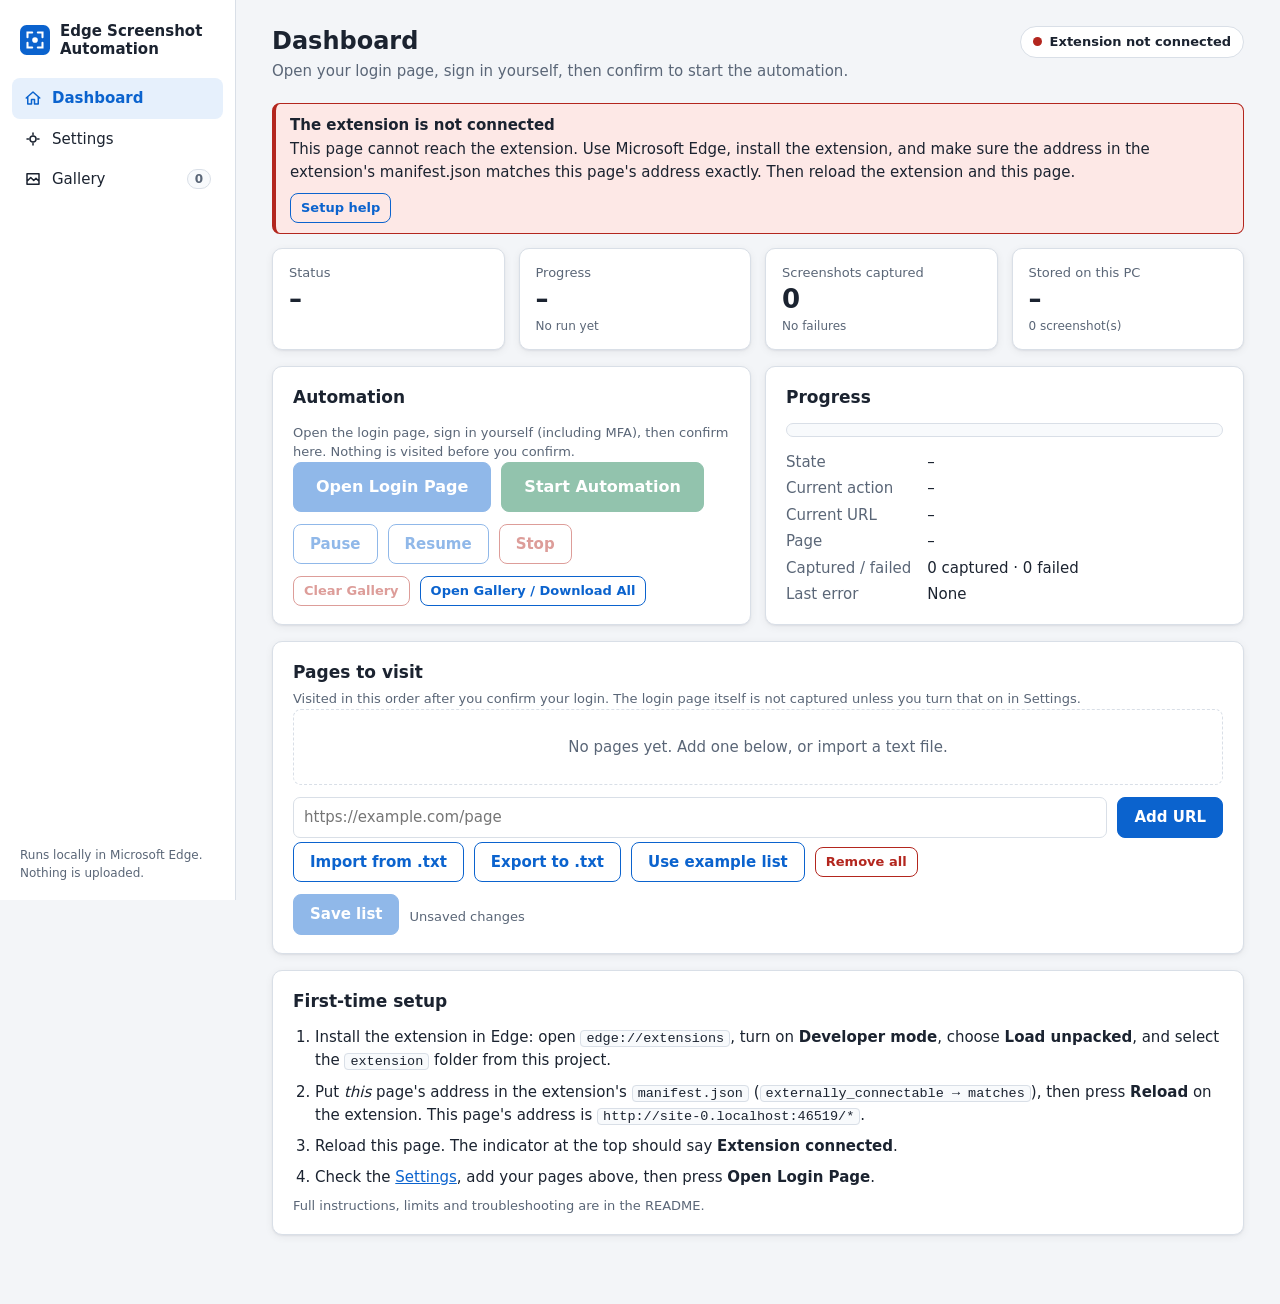
<file: index.html>
<!doctype html>
<html lang="en">
<head>
  <meta charset="utf-8">
  <meta name="viewport" content="width=device-width, initial-scale=1">
  <meta name="color-scheme" content="light dark">
  <meta name="referrer" content="no-referrer">
  <meta http-equiv="Content-Security-Policy" content="default-src 'none'; script-src 'self'; style-src 'self'; img-src 'self' data: blob:; connect-src 'self'; base-uri 'none'; form-action 'none'">
  <title>Dashboard - Edge Screenshot Automation</title>
  <link rel="icon" type="image/svg+xml" href="data:image/svg+xml,<svg xmlns='http://www.w3.org/2000/svg' viewBox='0 0 32 32'><rect width='32' height='32' rx='7' fill='%230b63ce'/><path d='M8 13V8h5M24 13V8h-5M8 19v5h5M24 19v5h-5' stroke='white' stroke-width='2.2' fill='none' stroke-linecap='round'/><circle cx='16' cy='16' r='3' fill='white'/></svg>">
  <link rel="stylesheet" href="css/styles.css">
</head>
<body>
<div id="root">
  <div id="login-slot"></div>

  <section class="grid cards-4" aria-label="Summary">
    <div class="card stat"><div class="label">Status</div><div class="value" id="s-state">–</div><div class="sub" id="s-action"></div></div>
    <div class="card stat"><div class="label">Progress</div><div class="value" id="s-progress">–</div><div class="sub" id="s-pages"></div></div>
    <div class="card stat"><div class="label">Screenshots captured</div><div class="value" id="s-captured">0</div><div class="sub" id="s-failed"></div></div>
    <div class="card stat"><div class="label">Stored on this PC</div><div class="value" id="s-store">–</div><div class="sub" id="s-store-sub"></div></div>
  </section>

  <div class="grid cols-2">
    <section class="card" aria-labelledby="h-control">
      <h2 id="h-control">Automation</h2>
      <p class="hint" id="control-hint">Open the login page, sign in yourself (including MFA), then confirm here. Nothing is visited before you confirm.</p>
      <div class="row mb-12">
        <button type="button" id="b-open" class="big">Open Login Page</button>
        <button type="button" id="b-start" class="ok big">Start Automation</button>
      </div>
      <div class="row">
        <button type="button" id="b-pause" class="secondary">Pause</button>
        <button type="button" id="b-resume" class="secondary">Resume</button>
        <button type="button" id="b-stop" class="danger">Stop</button>
      </div>
      <div class="row mt-12">
        <button type="button" id="b-clear" class="danger small">Clear Gallery</button>
        <a class="btn secondary small" href="gallery.html">Open Gallery / Download All</a>
      </div>
    </section>

    <section class="card" aria-labelledby="h-progress">
      <h2 id="h-progress">Progress</h2>
      <div class="progress" id="bar" role="progressbar" aria-valuemin="0" aria-valuemax="100" aria-valuenow="0" aria-label="Automation progress"><div></div></div>
      <dl class="facts">
        <dt>State</dt><dd id="f-state">–</dd>
        <dt>Current action</dt><dd id="f-action">–</dd>
        <dt>Current URL</dt><dd id="f-url">–</dd>
        <dt>Page</dt><dd id="f-page">–</dd>
        <dt>Captured / failed</dt><dd id="f-counts">–</dd>
        <dt>Last error</dt><dd id="f-error">–</dd>
      </dl>
      <div id="warnings"></div>
    </section>
  </div>

  <section class="card" aria-labelledby="h-urls">
    <div class="row spread"><h2 id="h-urls" class="m-0">Pages to visit</h2><span class="hint" id="url-count"></span></div>
    <p class="hint">Visited in this order after you confirm your login. The login page itself is not captured unless you turn that on in Settings.</p>
    <ol class="url-list" id="url-list" aria-label="URLs to visit"></ol>
    <div class="empty" id="url-empty" hidden>No pages yet. Add one below, or import a text file.</div>
    <div class="row mt-12">
      <input type="url" id="url-new" placeholder="https://example.com/page" aria-label="New URL" class="grow-input">
      <button type="button" id="url-add">Add URL</button>
    </div>
    <p class="error-text" id="url-error" role="alert"></p>
    <div class="row">
      <button type="button" class="secondary" id="url-import">Import from .txt</button>
      <button type="button" class="secondary" id="url-export">Export to .txt</button>
      <button type="button" class="secondary" id="url-example">Use example list</button>
      <button type="button" class="danger small" id="url-clear">Remove all</button>
      <input type="file" id="url-file" accept=".txt,text/plain" aria-label="Choose a .txt file of URLs to import" hidden>
    </div>
    <div class="row mt-12"><button type="button" id="url-save">Save list</button><span class="hint" id="url-dirty"></span></div>
  </section>

  <section class="card" id="setup" aria-labelledby="h-setup">
    <h2 id="h-setup">First-time setup</h2>
    <ol class="steps">
      <li>Install the extension in Edge: open <code>edge://extensions</code>, turn on <strong>Developer mode</strong>, choose <strong>Load unpacked</strong>, and select the <code>extension</code> folder from this project.</li>
      <li>Put <em>this</em> page's address in the extension's <code>manifest.json</code> (<code>externally_connectable → matches</code>), then press <strong>Reload</strong> on the extension. This page's address is <code id="self-addr"></code>.</li>
      <li>Reload this page. The indicator at the top should say <strong>Extension connected</strong>.</li>
      <li>Check the <a href="settings.html">Settings</a>, add your pages above, then press <strong>Open Login Page</strong>.</li>
    </ol>
    <p class="hint">Full instructions, limits and troubleshooting are in the README.</p>
  </section>
</div>
<script type="module" src="js/index.js"></script>
</body>
</html>
</file>
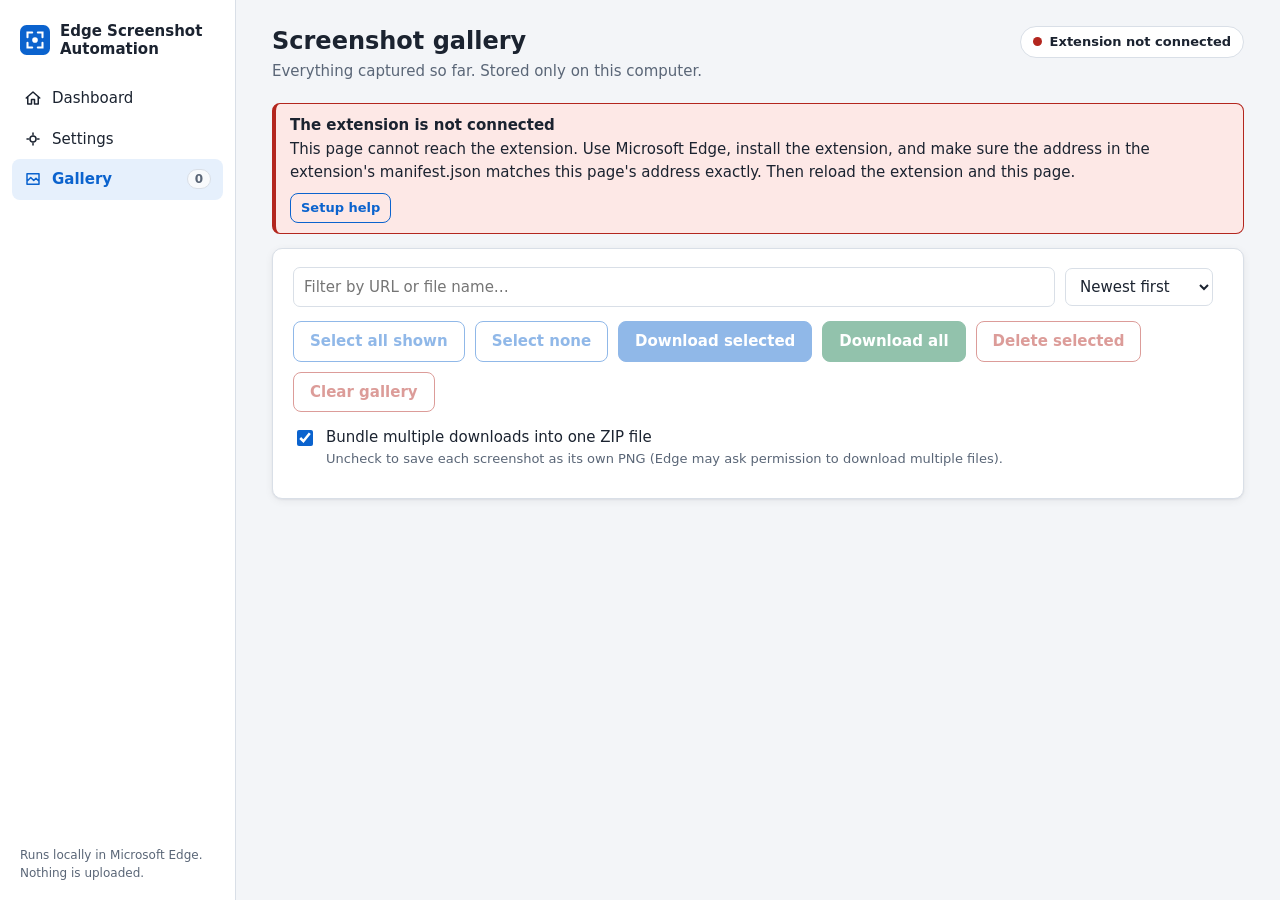
<file: gallery.html>
<!doctype html>
<html lang="en">
<head>
  <meta charset="utf-8">
  <meta name="viewport" content="width=device-width, initial-scale=1">
  <meta name="color-scheme" content="light dark">
  <meta name="referrer" content="no-referrer">
  <meta http-equiv="Content-Security-Policy" content="default-src 'none'; script-src 'self'; style-src 'self'; img-src 'self' data: blob:; connect-src 'self'; base-uri 'none'; form-action 'none'">
  <title>Gallery - Edge Screenshot Automation</title>
  <link rel="icon" type="image/svg+xml" href="data:image/svg+xml,<svg xmlns='http://www.w3.org/2000/svg' viewBox='0 0 32 32'><rect width='32' height='32' rx='7' fill='%230b63ce'/><path d='M8 13V8h5M24 13V8h-5M8 19v5h5M24 19v5h-5' stroke='white' stroke-width='2.2' fill='none' stroke-linecap='round'/><circle cx='16' cy='16' r='3' fill='white'/></svg>">
  <link rel="stylesheet" href="css/styles.css">
</head>
<body>
<div id="root">
  <section class="card" aria-label="Gallery tools">
    <div class="toolbar">
      <div class="grow"><label class="sr-only" for="filter">Filter by URL or file name</label><input type="text" id="filter" placeholder="Filter by URL or file name…" autocomplete="off"></div>
      <div><label class="sr-only" for="sort">Sort</label>
        <select id="sort"><option value="new">Newest first</option><option value="old">Oldest first</option><option value="name">File name A–Z</option><option value="order">Run order</option></select></div>
      <span class="hint" id="count" role="status"></span>
    </div>
    <div class="toolbar">
      <button type="button" class="secondary" id="sel-all">Select all shown</button>
      <button type="button" class="secondary" id="sel-none">Select none</button>
      <button type="button" id="dl-sel">Download selected</button>
      <button type="button" id="dl-all" class="ok">Download all</button>
      <button type="button" class="danger" id="del-sel">Delete selected</button>
      <button type="button" class="danger" id="del-all">Clear gallery</button>
    </div>
    <div class="row mb-12"><div class="check m-0"><input type="checkbox" id="as-zip" checked><div><label for="as-zip">Bundle multiple downloads into one ZIP file</label><p class="hint">Uncheck to save each screenshot as its own PNG (Edge may ask permission to download multiple files).</p></div></div></div>
    <div id="dl-progress" hidden>
      <div class="progress" role="progressbar" aria-valuemin="0" aria-valuemax="100" aria-valuenow="0" aria-label="Download progress"><div></div></div>
      <p class="hint" id="dl-text" role="status"></p>
    </div>
    <div id="dl-errors"></div>
  </section>

  <div id="grid" class="shots" aria-live="polite"></div>
  <div class="empty" id="empty" hidden>No screenshots yet. Run the automation from the <a href="index.html">Dashboard</a>, and they appear here.</div>
  <p class="hint" id="storage-note"></p>

  <dialog id="viewer" aria-labelledby="v-title">
    <div class="dlg-head"><strong id="v-title"></strong>
      <div class="row"><button type="button" class="secondary small" id="v-prev" aria-label="Previous screenshot">←</button><button type="button" class="secondary small" id="v-next" aria-label="Next screenshot">→</button><button type="button" class="small" id="v-dl">Download</button><button type="button" class="secondary small" id="v-close">Close</button></div></div>
    <div class="dlg-body"><img id="v-img" alt=""></div>
    <div class="dlg-foot" id="v-foot"></div>
  </dialog>
</div>
<script type="module" src="js/gallery.js"></script>
</body>
</html>
</file>
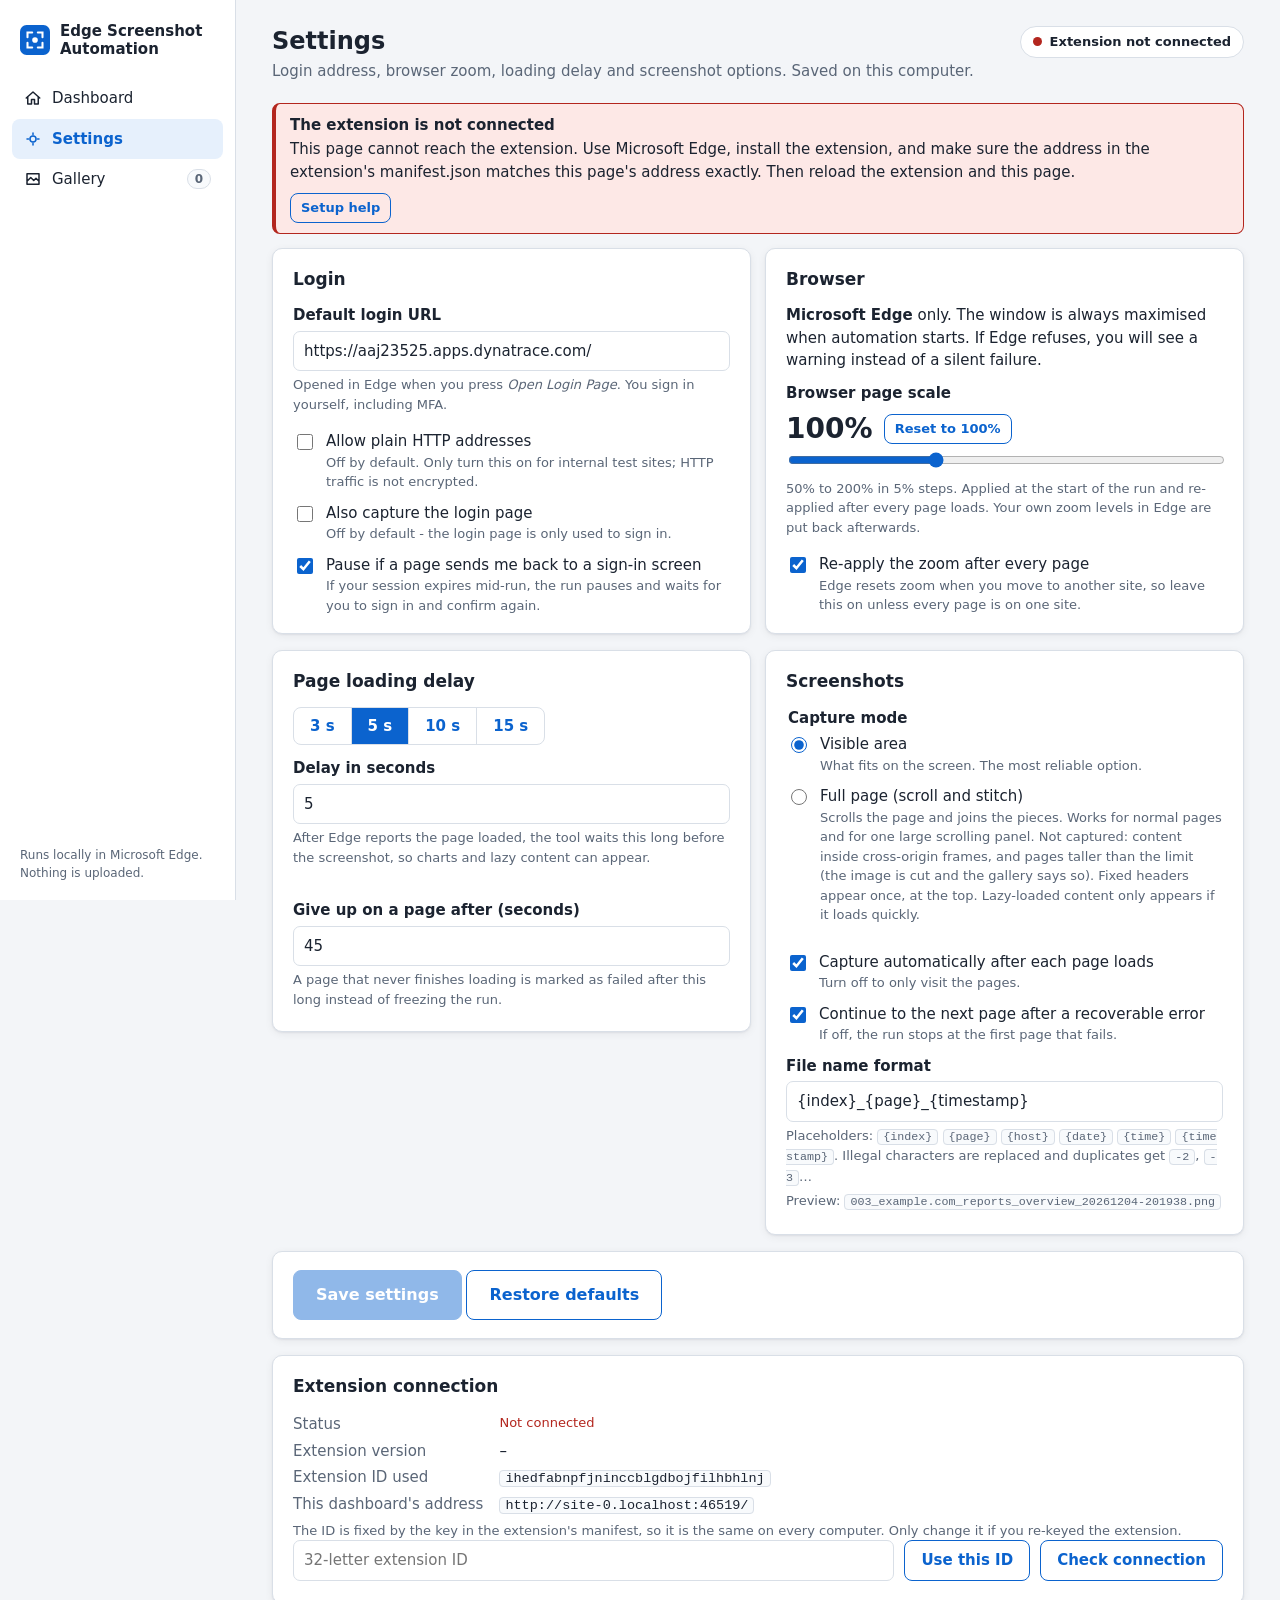
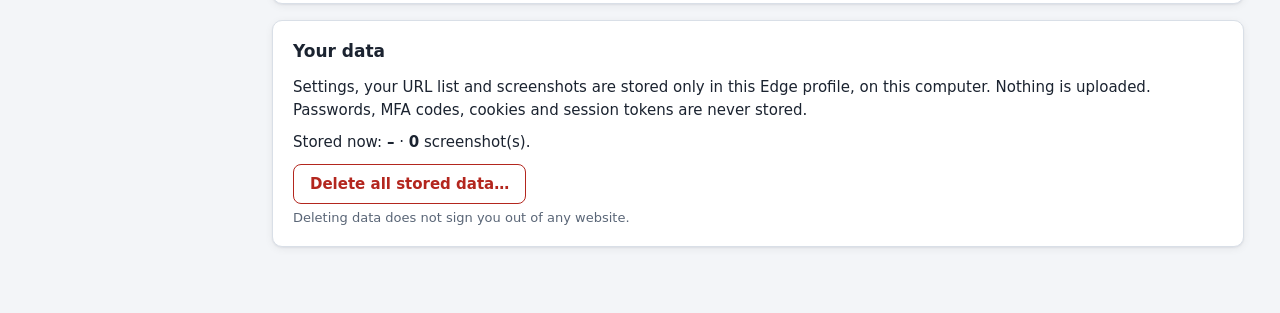
<file: settings.html>
<!doctype html>
<html lang="en">
<head>
  <meta charset="utf-8">
  <meta name="viewport" content="width=device-width, initial-scale=1">
  <meta name="color-scheme" content="light dark">
  <meta name="referrer" content="no-referrer">
  <meta http-equiv="Content-Security-Policy" content="default-src 'none'; script-src 'self'; style-src 'self'; img-src 'self' data: blob:; connect-src 'self'; base-uri 'none'; form-action 'none'">
  <title>Settings - Edge Screenshot Automation</title>
  <link rel="icon" type="image/svg+xml" href="data:image/svg+xml,<svg xmlns='http://www.w3.org/2000/svg' viewBox='0 0 32 32'><rect width='32' height='32' rx='7' fill='%230b63ce'/><path d='M8 13V8h5M24 13V8h-5M8 19v5h5M24 19v5h-5' stroke='white' stroke-width='2.2' fill='none' stroke-linecap='round'/><circle cx='16' cy='16' r='3' fill='white'/></svg>">
  <link rel="stylesheet" href="css/styles.css">
</head>
<body>
<div id="root">
  <form id="form" novalidate>
    <div class="grid cols-2">
      <section class="card" aria-labelledby="h-login">
        <h2 id="h-login">Login</h2>
        <div class="field">
          <label for="loginUrl">Default login URL</label>
          <input type="url" id="loginUrl" name="loginUrl" autocomplete="off" spellcheck="false" aria-describedby="loginUrl-hint loginUrl-err">
          <p class="hint" id="loginUrl-hint">Opened in Edge when you press <em>Open Login Page</em>. You sign in yourself, including MFA.</p>
          <p class="error-text" id="loginUrl-err" role="alert"></p>
        </div>
        <div class="check">
          <input type="checkbox" id="allowHttp" name="allowHttp" aria-describedby="allowHttp-hint">
          <div><label for="allowHttp">Allow plain HTTP addresses</label><p class="hint" id="allowHttp-hint">Off by default. Only turn this on for internal test sites; HTTP traffic is not encrypted.</p></div>
        </div>
        <div class="check">
          <input type="checkbox" id="includeLoginPage" name="includeLoginPage">
          <div><label for="includeLoginPage">Also capture the login page</label><p class="hint">Off by default - the login page is only used to sign in.</p></div>
        </div>
        <div class="check">
          <input type="checkbox" id="detectSessionExpiry" name="detectSessionExpiry">
          <div><label for="detectSessionExpiry">Pause if a page sends me back to a sign-in screen</label><p class="hint">If your session expires mid-run, the run pauses and waits for you to sign in and confirm again.</p></div>
        </div>
      </section>

      <section class="card" aria-labelledby="h-browser">
        <h2 id="h-browser">Browser</h2>
        <p><strong>Microsoft Edge</strong> only. The window is always maximised when automation starts. If Edge refuses, you will see a warning instead of a silent failure.</p>
        <div class="field">
          <label for="zoomPercent">Browser page scale</label>
          <div class="row"><span class="zoom-readout" id="zoom-readout" aria-live="polite">100%</span><button type="button" class="secondary small" id="zoom-reset">Reset to 100%</button></div>
          <input type="range" id="zoomPercent" name="zoomPercent" min="50" max="200" step="5" aria-describedby="zoom-hint" aria-valuetext="100 percent">
          <p class="hint" id="zoom-hint">50% to 200% in 5% steps. Applied at the start of the run and re-applied after every page loads. Your own zoom levels in Edge are put back afterwards.</p>
          <p class="error-text" id="zoomPercent-err" role="alert"></p>
        </div>
        <div class="check">
          <input type="checkbox" id="reapplyZoomEachPage" name="reapplyZoomEachPage">
          <div><label for="reapplyZoomEachPage">Re-apply the zoom after every page</label><p class="hint">Edge resets zoom when you move to another site, so leave this on unless every page is on one site.</p></div>
        </div>
      </section>
    </div>

    <div class="grid cols-2">
      <section class="card" aria-labelledby="h-delay">
        <h2 id="h-delay">Page loading delay</h2>
        <fieldset>
          <legend class="sr-only">Delay after a page loads</legend>
          <div class="seg" role="group" aria-label="Delay presets" id="delay-presets"></div>
          <div class="field mt-12">
            <label for="pageDelaySeconds">Delay in seconds</label>
            <input type="number" id="pageDelaySeconds" name="pageDelaySeconds" min="1" max="120" step="1" inputmode="numeric" aria-describedby="delay-hint pageDelaySeconds-err">
            <p class="hint" id="delay-hint">After Edge reports the page loaded, the tool waits this long before the screenshot, so charts and lazy content can appear.</p>
            <p class="error-text" id="pageDelaySeconds-err" role="alert"></p>
          </div>
        </fieldset>
        <div class="field">
          <label for="navigationTimeoutSeconds">Give up on a page after (seconds)</label>
          <input type="number" id="navigationTimeoutSeconds" name="navigationTimeoutSeconds" min="10" max="180" step="1" inputmode="numeric" aria-describedby="nav-hint navigationTimeoutSeconds-err">
          <p class="hint" id="nav-hint">A page that never finishes loading is marked as failed after this long instead of freezing the run.</p>
          <p class="error-text" id="navigationTimeoutSeconds-err" role="alert"></p>
        </div>
      </section>

      <section class="card" aria-labelledby="h-shot">
        <h2 id="h-shot">Screenshots</h2>
        <fieldset>
          <legend>Capture mode</legend>
          <div class="check"><input type="radio" id="mode-visible" name="captureMode" value="visible"><div><label for="mode-visible">Visible area</label><p class="hint">What fits on the screen. The most reliable option.</p></div></div>
          <div class="check"><input type="radio" id="mode-full" name="captureMode" value="full"><div><label for="mode-full">Full page (scroll and stitch)</label><p class="hint">Scrolls the page and joins the pieces. Works for normal pages and for one large scrolling panel. Not captured: content inside cross-origin frames, and pages taller than the limit (the image is cut and the gallery says so). Fixed headers appear once, at the top. Lazy-loaded content only appears if it loads quickly.</p></div></div>
        </fieldset>
        <div class="check">
          <input type="checkbox" id="autoCapture" name="autoCapture">
          <div><label for="autoCapture">Capture automatically after each page loads</label><p class="hint">Turn off to only visit the pages.</p></div>
        </div>
        <div class="check">
          <input type="checkbox" id="continueOnError" name="continueOnError">
          <div><label for="continueOnError">Continue to the next page after a recoverable error</label><p class="hint">If off, the run stops at the first page that fails.</p></div>
        </div>
        <div class="field">
          <label for="filenameFormat">File name format</label>
          <input type="text" id="filenameFormat" name="filenameFormat" autocomplete="off" spellcheck="false" aria-describedby="fn-hint filenameFormat-err">
          <p class="hint" id="fn-hint">Placeholders: <code>{index}</code> <code>{page}</code> <code>{host}</code> <code>{date}</code> <code>{time}</code> <code>{timestamp}</code>. Illegal characters are replaced and duplicates get <code>-2</code>, <code>-3</code>…</p>
          <p class="hint">Preview: <code id="fn-preview">–</code></p>
          <p class="error-text" id="filenameFormat-err" role="alert"></p>
        </div>
      </section>
    </div>

    <div class="card row spread">
      <div><button type="submit" class="big" id="save">Save settings</button> <button type="button" class="secondary big" id="defaults">Restore defaults</button></div>
      <span class="hint" id="save-state" role="status"></span>
    </div>
  </form>

  <section class="card" aria-labelledby="h-ext">
    <h2 id="h-ext">Extension connection</h2>
    <dl class="facts">
      <dt>Status</dt><dd id="x-status">–</dd>
      <dt>Extension version</dt><dd id="x-version">–</dd>
      <dt>Extension ID used</dt><dd><code id="x-id"></code></dd>
      <dt>This dashboard's address</dt><dd><code id="x-self"></code></dd>
    </dl>
    <p class="hint">The ID is fixed by the key in the extension's manifest, so it is the same on every computer. Only change it if you re-keyed the extension.</p>
    <div class="row">
      <input type="text" id="x-newid" placeholder="32-letter extension ID" aria-label="Extension ID" class="grow-input" autocomplete="off" spellcheck="false">
      <button type="button" class="secondary" id="x-setid">Use this ID</button>
      <button type="button" class="secondary" id="x-recheck">Check connection</button>
    </div>
    <p class="error-text" id="x-err" role="alert"></p>
  </section>

  <section class="card" aria-labelledby="h-data">
    <h2 id="h-data">Your data</h2>
    <p>Settings, your URL list and screenshots are stored only in this Edge profile, on this computer. Nothing is uploaded. Passwords, MFA codes, cookies and session tokens are never stored.</p>
    <p>Stored now: <strong id="d-usage">–</strong> · <strong id="d-count">0</strong> screenshot(s).</p>
    <button type="button" class="danger" id="d-clear">Delete all stored data…</button>
    <p class="hint">Deleting data does not sign you out of any website.</p>
  </section>
</div>
<script type="module" src="js/settings.js"></script>
</body>
</html>
</file>
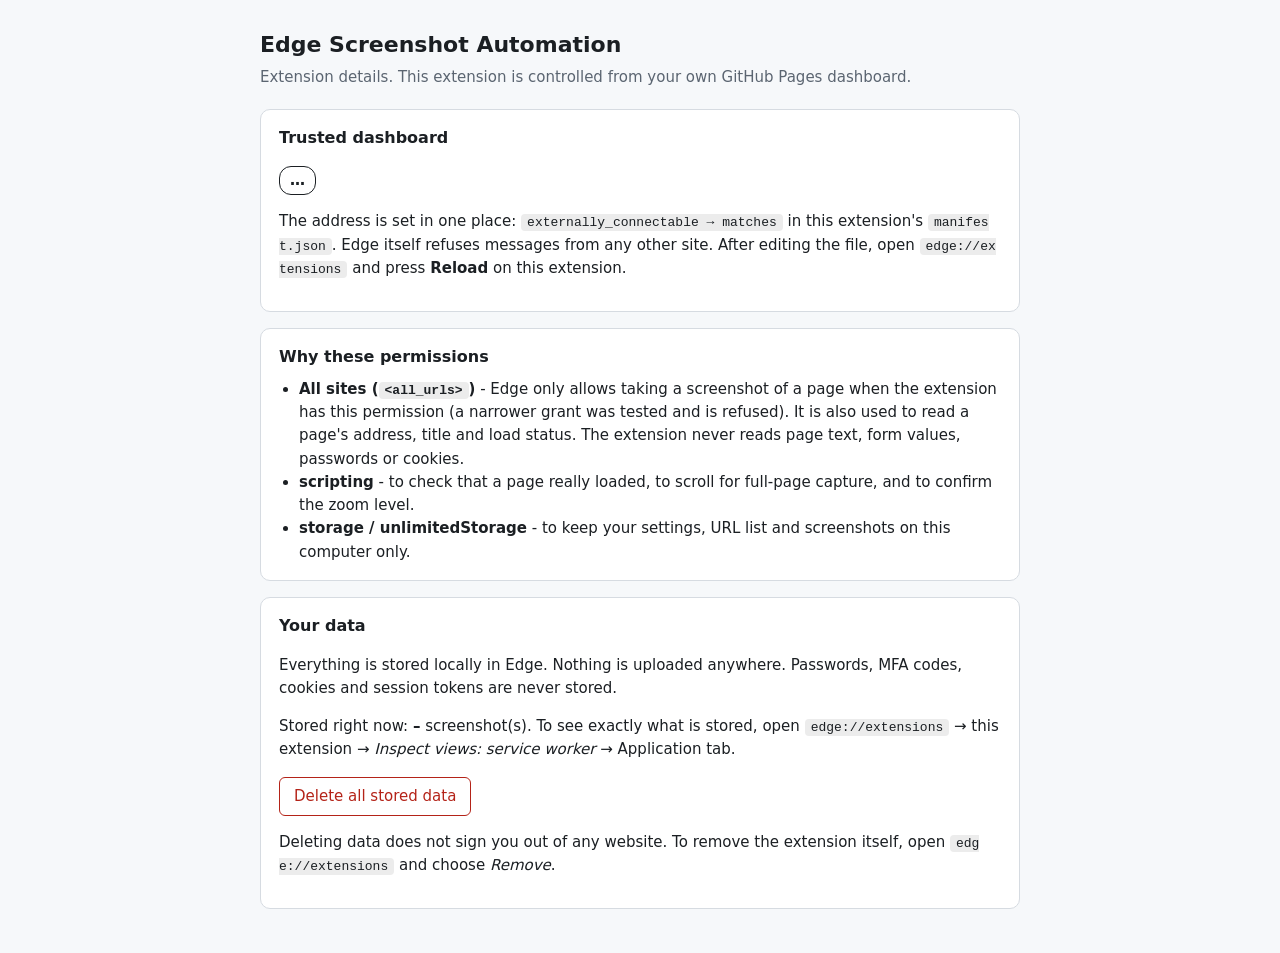
<file: extension/options.html>
<!doctype html>
<html lang="en">
<head>
  <meta charset="utf-8">
  <meta name="viewport" content="width=device-width, initial-scale=1">
  <title>Edge Screenshot Automation - Extension details</title>
  <style>
    :root { color-scheme: light dark; --bg:#f6f8fa; --card:#fff; --fg:#1b1f23; --muted:#5b6571; --line:#d6dbe1; --accent:#0e6edc; --ok:#12794a; --warn:#9a6700; --bad:#b42318; }
    @media (prefers-color-scheme: dark) { :root { --bg:#14181d; --card:#1f2329; --fg:#e8ecf1; --muted:#a3adba; --line:#394150; --accent:#5aa2ff; --ok:#4cc38a; --warn:#e3b341; --bad:#ff7b72; } }
    * { box-sizing: border-box; }
    body { margin:0; padding:28px 16px; background:var(--bg); color:var(--fg); font:15px/1.55 "Segoe UI", system-ui, sans-serif; }
    main { max-width:760px; margin:0 auto; }
    h1 { font-size:22px; margin:0 0 4px; }
    h2 { font-size:16px; margin:0 0 8px; }
    .lead { color:var(--muted); margin:0 0 20px; }
    section { background:var(--card); border:1px solid var(--line); border-radius:10px; padding:16px 18px; margin:0 0 16px; }
    code { background:rgba(127,127,127,.15); padding:1px 6px; border-radius:4px; font-family:Consolas, monospace; font-size:13px; word-break:break-all; }
    .status { display:inline-block; font-weight:600; padding:2px 10px; border-radius:12px; border:1px solid currentColor; }
    .ok { color:var(--ok); } .warn { color:var(--warn); } .bad { color:var(--bad); }
    ul { margin:6px 0 0; padding-left:20px; }
    button { padding:7px 14px; border-radius:6px; border:1px solid var(--accent); background:var(--accent); color:#fff; font:inherit; cursor:pointer; }
    button.danger { background:transparent; color:var(--bad); border-color:var(--bad); }
    button:focus-visible, a:focus-visible { outline:3px solid var(--warn); outline-offset:2px; }
    a { color:var(--accent); }
  </style>
</head>
<body>
<main>
  <h1>Edge Screenshot Automation</h1>
  <p class="lead">Extension details. This extension is controlled from your own GitHub Pages dashboard.</p>

  <section aria-labelledby="h-dash">
    <h2 id="h-dash">Trusted dashboard</h2>
    <p><span id="trust-status" class="status">…</span></p>
    <p id="trust-detail"></p>
    <p>The address is set in one place: <code>externally_connectable → matches</code> in this extension's <code>manifest.json</code>. Edge itself refuses messages from any other site. After editing the file, open <code>edge://extensions</code> and press <strong>Reload</strong> on this extension.</p>
  </section>

  <section aria-labelledby="h-perm">
    <h2 id="h-perm">Why these permissions</h2>
    <ul>
      <li><strong>All sites (<code>&lt;all_urls&gt;</code>)</strong> - Edge only allows taking a screenshot of a page when the extension has this permission (a narrower grant was tested and is refused). It is also used to read a page's address, title and load status. The extension never reads page text, form values, passwords or cookies.</li>
      <li><strong>scripting</strong> - to check that a page really loaded, to scroll for full-page capture, and to confirm the zoom level.</li>
      <li><strong>storage / unlimitedStorage</strong> - to keep your settings, URL list and screenshots on this computer only.</li>
    </ul>
  </section>

  <section aria-labelledby="h-data">
    <h2 id="h-data">Your data</h2>
    <p>Everything is stored locally in Edge. Nothing is uploaded anywhere. Passwords, MFA codes, cookies and session tokens are never stored.</p>
    <p>Stored right now: <strong id="count">–</strong> screenshot(s). To see exactly what is stored, open <code>edge://extensions</code> → this extension → <em>Inspect views: service worker</em> → Application tab.</p>
    <p><button type="button" id="clear" class="danger">Delete all stored data</button> <span id="clear-msg" role="status"></span></p>
    <p>Deleting data does not sign you out of any website. To remove the extension itself, open <code>edge://extensions</code> and choose <em>Remove</em>.</p>
  </section>
</main>
<script src="options.js" type="module"></script>
</body>
</html>
</file>
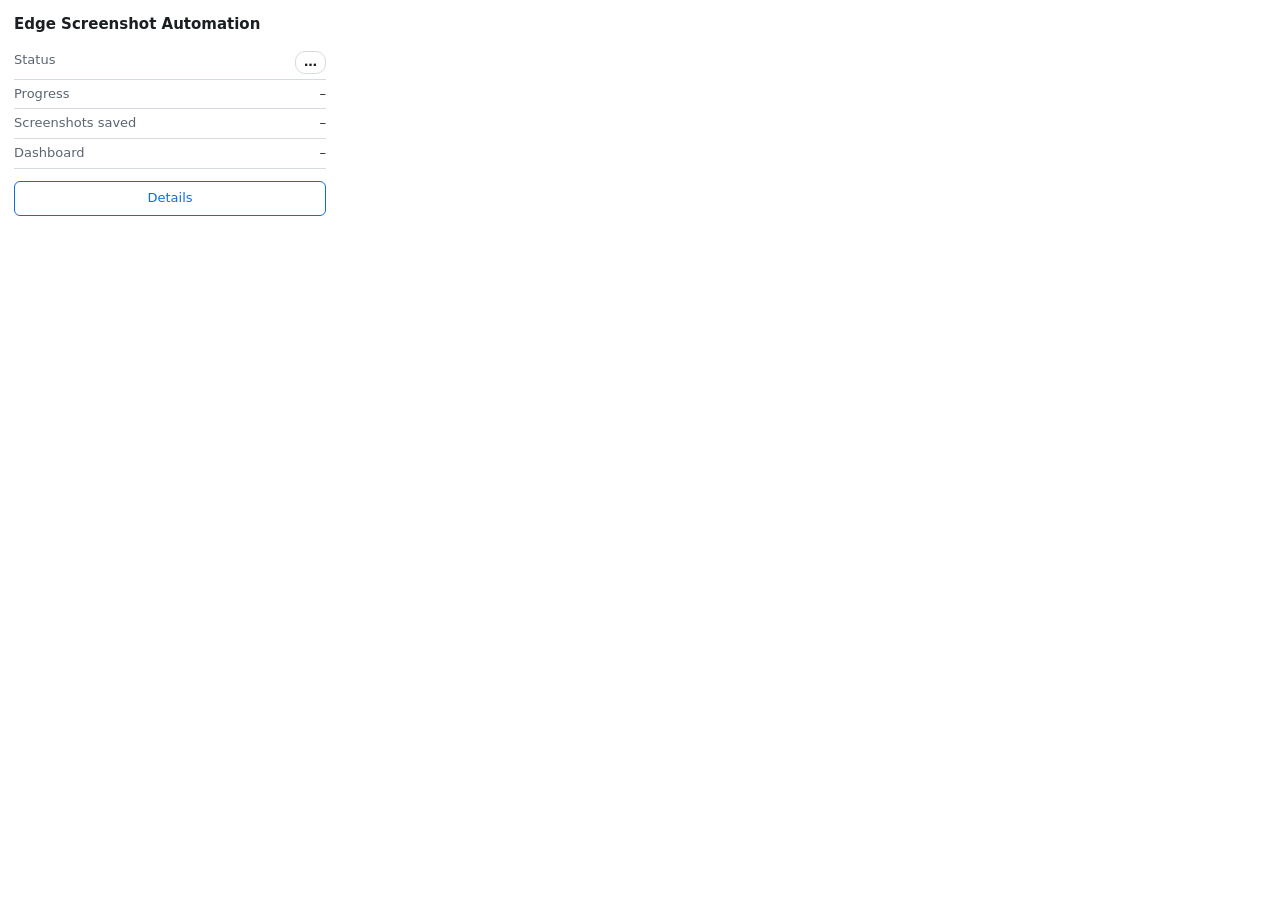
<file: extension/popup.html>
<!doctype html>
<html lang="en">
<head>
  <meta charset="utf-8">
  <meta name="viewport" content="width=device-width, initial-scale=1">
  <title>Edge Screenshot Automation</title>
  <style>
    :root { color-scheme: light dark; --bg:#fff; --fg:#1b1f23; --muted:#5b6571; --line:#d6dbe1; --accent:#0e6edc; --ok:#12794a; --warn:#9a6700; --bad:#b42318; }
    @media (prefers-color-scheme: dark) { :root { --bg:#1f2329; --fg:#e8ecf1; --muted:#a3adba; --line:#394150; --accent:#5aa2ff; --ok:#4cc38a; --warn:#e3b341; --bad:#ff7b72; } }
    * { box-sizing: border-box; }
    body { margin:0; width:340px; padding:14px; background:var(--bg); color:var(--fg); font:13px/1.45 "Segoe UI", system-ui, sans-serif; }
    h1 { font-size:15px; margin:0 0 10px; }
    .row { display:flex; justify-content:space-between; gap:10px; padding:5px 0; border-bottom:1px solid var(--line); }
    .row span:first-child { color:var(--muted); }
    .pill { display:inline-block; padding:1px 8px; border-radius:10px; border:1px solid var(--line); font-weight:600; }
    .msg { margin:10px 0 0; padding:8px 10px; border-radius:6px; border:1px solid var(--line); }
    .msg.warn { border-color:var(--warn); color:var(--warn); }
    .msg.bad { border-color:var(--bad); color:var(--bad); }
    .msg.ok { border-color:var(--ok); color:var(--ok); }
    .links { display:flex; gap:8px; margin-top:12px; }
    a.btn, button { flex:1; text-align:center; padding:7px 8px; border-radius:6px; border:1px solid var(--accent); background:var(--accent); color:#fff; font:inherit; text-decoration:none; cursor:pointer; }
    a.btn.secondary { background:transparent; color:var(--accent); }
    a:focus-visible, button:focus-visible { outline:3px solid var(--warn); outline-offset:2px; }
    [hidden] { display:none !important; }
  </style>
</head>
<body>
  <h1>Edge Screenshot Automation</h1>
  <div class="row"><span>Status</span><span id="state" class="pill">…</span></div>
  <div class="row"><span>Progress</span><span id="progress">–</span></div>
  <div class="row"><span>Screenshots saved</span><span id="count">–</span></div>
  <div class="row"><span>Dashboard</span><span id="dash">–</span></div>
  <div id="note" class="msg" hidden></div>
  <div class="links">
    <a class="btn" id="open" href="#" target="_blank" rel="noopener" hidden>Open dashboard</a>
    <a class="btn secondary" href="options.html" target="_blank" rel="noopener">Details</a>
  </div>
  <script src="popup.js" type="module"></script>
</body>
</html>
</file>
<file: css/styles.css>
/* Edge Screenshot Automation - dashboard styles. One file, no build step, no external requests. */

:root {
  color-scheme: light dark;
  --bg: #f3f5f8;
  --surface: #ffffff;
  --surface-2: #f8fafc;
  --fg: #1b2330;
  --muted: #5a6677;
  --line: #d9dfe7;
  --accent: #0b63ce;
  --accent-fg: #ffffff;
  --accent-soft: #e6f0fc;
  --ok: #0f7a4a;
  --ok-fg: #ffffff;
  --ok-soft: #e4f5ec;
  --warn: #8a5a00;
  --warn-soft: #fff4d6;
  --bad: #b3261e;
  --bad-soft: #fde8e6;
  --focus: #b45309;
  --shadow: 0 1px 2px rgba(16, 24, 40, .06), 0 2px 8px rgba(16, 24, 40, .06);
  --radius: 10px;
  --sidebar: 236px;
}

@media (prefers-color-scheme: dark) {
  :root {
    --bg: #12161c;
    --surface: #1b212a;
    --surface-2: #212833;
    --fg: #e6ebf2;
    --muted: #9aa7b8;
    --line: #333d4b;
    --accent: #5aa2ff;
    --accent-fg: #07111f;
    --accent-soft: #1b2e48;
    --ok: #4cc38a;
    --ok-fg: #07140d;
    --ok-soft: #14291f;
    --warn: #e3b341;
    --warn-soft: #302710;
    --bad: #ff8078;
    --bad-soft: #35191a;
    --focus: #f0a35e;
    --shadow: none;
  }
}

* { box-sizing: border-box; }
html { -webkit-text-size-adjust: 100%; }
body {
  margin: 0;
  background: var(--bg);
  color: var(--fg);
  font: 15px/1.5 "Segoe UI", system-ui, -apple-system, Roboto, sans-serif;
}

a { color: var(--accent); }
h1 { font-size: 24px; margin: 0 0 4px; line-height: 1.25; }
h2 { font-size: 17px; margin: 0 0 12px; }
h3 { font-size: 15px; margin: 0 0 6px; }
p { margin: 0 0 10px; }
code, kbd {
  font-family: Consolas, "Cascadia Mono", monospace;
  font-size: .9em;
  background: var(--surface-2);
  border: 1px solid var(--line);
  border-radius: 4px;
  padding: 0 5px;
  word-break: break-all;
}
[hidden] { display: none !important; }

/* ---------- layout ---------- */
.skip-link {
  position: absolute; left: -999px; top: 8px; z-index: 100;
  background: var(--accent); color: var(--accent-fg); padding: 8px 14px; border-radius: 6px;
}
.skip-link:focus { left: 8px; }

.app { display: grid; grid-template-columns: var(--sidebar) minmax(0, 1fr); min-height: 100vh; }

.sidebar {
  background: var(--surface);
  border-right: 1px solid var(--line);
  padding: 18px 12px;
  position: sticky; top: 0; height: 100vh; overflow-y: auto;
  display: flex; flex-direction: column; gap: 4px;
}
.brand { display: flex; align-items: center; gap: 10px; padding: 4px 8px 16px; font-weight: 700; font-size: 15px; line-height: 1.2; }
.brand svg { flex: none; }
.nav a {
  display: flex; align-items: center; gap: 10px;
  padding: 9px 12px; border-radius: 8px;
  color: var(--fg); text-decoration: none; font-weight: 500;
}
.nav a:hover { background: var(--surface-2); }
.nav a[aria-current="page"] { background: var(--accent-soft); color: var(--accent); font-weight: 600; }
.nav .badge {
  margin-left: auto; min-width: 22px; text-align: center; font-size: 12px; font-weight: 600;
  padding: 0 7px; border-radius: 10px; background: var(--surface-2); border: 1px solid var(--line); color: var(--muted);
}
.side-foot { margin-top: auto; padding: 12px 8px 0; font-size: 12px; color: var(--muted); }

.main { padding: 26px clamp(16px, 3vw, 36px) 56px; max-width: 1180px; width: 100%; }
.page-head { display: flex; flex-wrap: wrap; align-items: flex-start; justify-content: space-between; gap: 12px; margin-bottom: 20px; }
.lead { color: var(--muted); margin: 0; }

/* ---------- cards ---------- */
.card {
  background: var(--surface); border: 1px solid var(--line); border-radius: var(--radius);
  padding: 18px 20px; box-shadow: var(--shadow); margin-bottom: 16px;
}
.card > :last-child { margin-bottom: 0; }
.grid { display: grid; gap: 14px; }
.cards-4 { grid-template-columns: repeat(auto-fit, minmax(190px, 1fr)); margin-bottom: 16px; }
.cols-2 { grid-template-columns: repeat(auto-fit, minmax(320px, 1fr)); align-items: start; }
.stat { padding: 14px 16px; margin: 0; }
.stat .label { color: var(--muted); font-size: 13px; }
.stat .value { font-size: 26px; font-weight: 700; line-height: 1.2; margin-top: 2px; overflow-wrap: anywhere; }
.stat .sub { color: var(--muted); font-size: 12px; margin-top: 2px; }

/* ---------- connection / alerts ---------- */
.conn { display: inline-flex; align-items: center; gap: 8px; padding: 5px 12px; border-radius: 16px; border: 1px solid var(--line); background: var(--surface); font-size: 13px; font-weight: 600; }
.dot { width: 9px; height: 9px; border-radius: 50%; background: var(--muted); flex: none; }
.conn.ok .dot { background: var(--ok); }
.conn.bad .dot { background: var(--bad); }
.conn.warn .dot { background: var(--warn); }

.alert { border: 1px solid var(--line); border-left-width: 4px; border-radius: 8px; padding: 10px 14px; margin: 0 0 14px; background: var(--surface-2); }
.alert.ok { border-color: var(--ok); background: var(--ok-soft); }
.alert.warn { border-color: var(--warn); background: var(--warn-soft); }
.alert.bad { border-color: var(--bad); background: var(--bad-soft); }
.alert.info { border-color: var(--accent); background: var(--accent-soft); }
.alert strong:first-child { display: block; margin-bottom: 2px; }
.alert ul { margin: 6px 0 0; padding-left: 20px; }
.alert .actions { margin-top: 10px; }

/* ---------- forms ---------- */
.field { margin-bottom: 16px; }
.field > label, .field > .label, legend { display: block; font-weight: 600; margin-bottom: 4px; }
fieldset { border: 0; padding: 0; margin: 0 0 16px; min-width: 0; }
.hint { color: var(--muted); font-size: 13px; margin: 4px 0 0; }
.error-text { color: var(--bad); font-size: 13px; margin: 4px 0 0; }
input[type="text"], input[type="url"], input[type="number"], select, textarea {
  width: 100%; padding: 8px 10px; border-radius: 7px; border: 1px solid var(--line);
  background: var(--surface); color: var(--fg); font: inherit;
}
input[aria-invalid="true"] { border-color: var(--bad); }
textarea { min-height: 120px; font-family: Consolas, "Cascadia Mono", monospace; font-size: 13px; resize: vertical; }
input[type="range"] { width: 100%; accent-color: var(--accent); }
.check { display: flex; align-items: flex-start; gap: 10px; margin: 0 0 10px; }
.check input { margin-top: 4px; width: 16px; height: 16px; flex: none; accent-color: var(--accent); }
.check label { font-weight: 500; }
.check .hint { margin-top: 0; }
.row { display: flex; flex-wrap: wrap; gap: 10px; align-items: center; }
.row.spread { justify-content: space-between; }
.seg { display: inline-flex; border: 1px solid var(--line); border-radius: 8px; overflow: hidden; }
.seg button { border: 0; border-right: 1px solid var(--line); border-radius: 0; background: var(--surface); color: var(--fg); padding: 7px 16px; }
.seg button:last-child { border-right: 0; }
.seg button[aria-pressed="true"] { background: var(--accent); color: var(--accent-fg); }
.zoom-readout { font-size: 28px; font-weight: 700; min-width: 4.5ch; }

/* ---------- buttons ---------- */
.btn, button {
  font: inherit; font-weight: 600; cursor: pointer;
  padding: 8px 16px; border-radius: 8px; border: 1px solid var(--accent);
  background: var(--accent); color: var(--accent-fg);
  display: inline-flex; align-items: center; justify-content: center; gap: 6px; text-decoration: none;
}
.btn:hover:not(:disabled), button:hover:not(:disabled) { filter: brightness(1.08); }
.btn.secondary, button.secondary { background: transparent; color: var(--accent); }
.btn.danger, button.danger { background: transparent; color: var(--bad); border-color: var(--bad); }
.btn.ok, button.ok { background: var(--ok); border-color: var(--ok); color: var(--ok-fg); }
.btn.big, button.big { padding: 12px 22px; font-size: 16px; }
.btn.small, button.small { padding: 4px 10px; font-size: 13px; }
button:disabled, .btn[aria-disabled="true"] { opacity: .45; cursor: not-allowed; }
:focus-visible { outline: 3px solid var(--focus); outline-offset: 2px; }
.icon-btn { padding: 4px 8px; background: transparent; color: var(--fg); border-color: var(--line); }

/* ---------- login confirmation panel ---------- */
.login-panel { border: 2px solid var(--warn); background: var(--warn-soft); }
.login-panel h2 { display: flex; align-items: center; gap: 10px; }
.login-panel .status-line { font-weight: 700; color: var(--warn); }
.login-panel .btn-row { display: flex; flex-wrap: wrap; gap: 10px; margin-top: 14px; }
.pulse { width: 12px; height: 12px; border-radius: 50%; background: var(--warn); animation: pulse 1.6s ease-in-out infinite; }
@keyframes pulse { 0%, 100% { opacity: 1; transform: scale(1); } 50% { opacity: .35; transform: scale(.8); } }
@media (prefers-reduced-motion: reduce) { .pulse { animation: none; } }

/* ---------- progress ---------- */
.progress { height: 14px; background: var(--surface-2); border: 1px solid var(--line); border-radius: 8px; overflow: hidden; }
.progress > div { height: 100%; background: var(--accent); width: 0; transition: width .3s ease; }
.progress.done > div { background: var(--ok); }
.progress.err > div { background: var(--bad); }
.facts { display: grid; grid-template-columns: max-content minmax(0, 1fr); gap: 4px 16px; margin: 14px 0 0; }
.facts dt { color: var(--muted); }
.facts dd { margin: 0; overflow-wrap: anywhere; }
.pill { display: inline-block; padding: 1px 10px; border-radius: 12px; font-size: 13px; font-weight: 600; border: 1px solid var(--line); background: var(--surface-2); }
.pill.ok { color: var(--ok); border-color: var(--ok); }
.pill.warn { color: var(--warn); border-color: var(--warn); }
.pill.bad { color: var(--bad); border-color: var(--bad); }

/* ---------- URL manager ---------- */
.url-list { list-style: none; margin: 0; padding: 0; counter-reset: u; }
.url-item { display: grid; grid-template-columns: 34px minmax(0, 1fr) auto; gap: 8px; align-items: center; padding: 6px 0; border-bottom: 1px solid var(--line); }
.url-item:last-child { border-bottom: 0; }
.url-item .num { color: var(--muted); font-variant-numeric: tabular-nums; text-align: right; }
.url-item .u { overflow-wrap: anywhere; }
.url-item input { font-size: 14px; }
.url-item .tools { display: flex; gap: 4px; }
.url-item.invalid .u, .url-item.invalid input { border-color: var(--bad); }
.empty { color: var(--muted); text-align: center; padding: 26px 10px; border: 1px dashed var(--line); border-radius: 8px; }

/* ---------- gallery ---------- */
.toolbar { display: flex; flex-wrap: wrap; gap: 10px; align-items: center; margin-bottom: 14px; }
.toolbar .grow { flex: 1 1 220px; }
.shots { display: grid; grid-template-columns: repeat(auto-fill, minmax(250px, 1fr)); gap: 14px; }
.shot { background: var(--surface); border: 1px solid var(--line); border-radius: var(--radius); overflow: hidden; display: flex; flex-direction: column; box-shadow: var(--shadow); }
.shot.selected { outline: 3px solid var(--accent); outline-offset: -3px; }
.shot .thumb { display: block; width: 100%; aspect-ratio: 16 / 10; background: var(--surface-2); border: 0; padding: 0; cursor: zoom-in; position: relative; overflow: hidden; border-radius: 0; }
.shot .thumb img { width: 100%; height: 100%; object-fit: cover; object-position: top; display: block; }
.shot .pick { position: absolute; top: 8px; left: 8px; background: var(--surface); border-radius: 5px; padding: 3px 5px; border: 1px solid var(--line); }
.shot .pick input { width: 17px; height: 17px; margin: 0; accent-color: var(--accent); display: block; }
.shot .meta { padding: 10px 12px 6px; font-size: 13px; }
.shot .meta .fn { font-weight: 600; overflow-wrap: anywhere; font-size: 14px; }
.shot .meta .src { color: var(--muted); overflow-wrap: anywhere; }
.shot .actions { display: flex; gap: 8px; padding: 6px 12px 12px; margin-top: auto; }
.shot .actions button { flex: 1; }

dialog { border: 1px solid var(--line); border-radius: 12px; background: var(--surface); color: var(--fg); padding: 0; max-width: min(96vw, 1400px); width: 96vw; max-height: 94vh; }
dialog::backdrop { background: rgba(10, 14, 20, .7); }
.dlg-head { display: flex; justify-content: space-between; align-items: center; gap: 12px; padding: 12px 16px; border-bottom: 1px solid var(--line); }
.dlg-body { overflow: auto; max-height: calc(94vh - 120px); background: var(--surface-2); padding: 10px; text-align: center; }
.dlg-body img { max-width: 100%; height: auto; border: 1px solid var(--line); }
.dlg-foot { padding: 10px 16px; border-top: 1px solid var(--line); color: var(--muted); font-size: 13px; overflow-wrap: anywhere; }
dialog.confirm { width: min(92vw, 460px); padding: 20px; }
dialog.confirm .btn-row { display: flex; gap: 10px; justify-content: flex-end; margin-top: 16px; }

/* ---------- misc ---------- */
.steps { padding-left: 22px; margin: 6px 0 0; }
.steps li { margin-bottom: 8px; }
.log { max-height: 260px; overflow: auto; margin: 10px 0 0; padding: 0; list-style: none; font-size: 13px; }
.log li { padding: 4px 0; border-bottom: 1px solid var(--line); display: grid; grid-template-columns: 28px minmax(0, 1fr); gap: 8px; }
.log li:last-child { border-bottom: 0; }
.log .u { overflow-wrap: anywhere; }
.log .why { color: var(--muted); display: block; }
.toast-region { position: fixed; right: 16px; bottom: 16px; display: flex; flex-direction: column; gap: 8px; z-index: 200; max-width: min(92vw, 420px); }
.toast { background: var(--surface); border: 1px solid var(--line); border-left: 4px solid var(--accent); border-radius: 8px; padding: 10px 14px; box-shadow: 0 6px 24px rgba(0, 0, 0, .25); }
.toast.ok { border-left-color: var(--ok); }
.toast.bad { border-left-color: var(--bad); }
.toast.warn { border-left-color: var(--warn); }
.sr-only { position: absolute; width: 1px; height: 1px; overflow: hidden; clip: rect(0 0 0 0); white-space: nowrap; }

/* ---------- responsive: tablet and below ---------- */
@media (max-width: 900px) {
  .app { grid-template-columns: minmax(0, 1fr); }
  .sidebar { position: static; height: auto; flex-direction: row; flex-wrap: wrap; align-items: center; gap: 6px; padding: 10px 12px; border-right: 0; border-bottom: 1px solid var(--line); }
  .brand { padding: 0 8px 0 0; }
  .nav { display: flex; flex-wrap: wrap; gap: 4px; }
  .side-foot { display: none; }
  .main { padding-top: 18px; }
  .url-item { grid-template-columns: 28px minmax(0, 1fr); }
  .url-item .tools { grid-column: 2; }
}
@media (max-width: 520px) {
  h1 { font-size: 21px; }
  .cards-4 { grid-template-columns: 1fr 1fr; }
  .facts { grid-template-columns: 1fr; }
  .facts dt { margin-top: 6px; }
}

/* ---------- spacing utilities (the pages use a strict CSP, so no inline style attributes) ---------- */
.mb-12 { margin-bottom: 12px; }
.mt-12 { margin-top: 12px; }
.mt-0 { margin-top: 0; }
.m-0 { margin: 0; }
.grow-input { flex: 1 1 280px; width: auto; }
</file>
